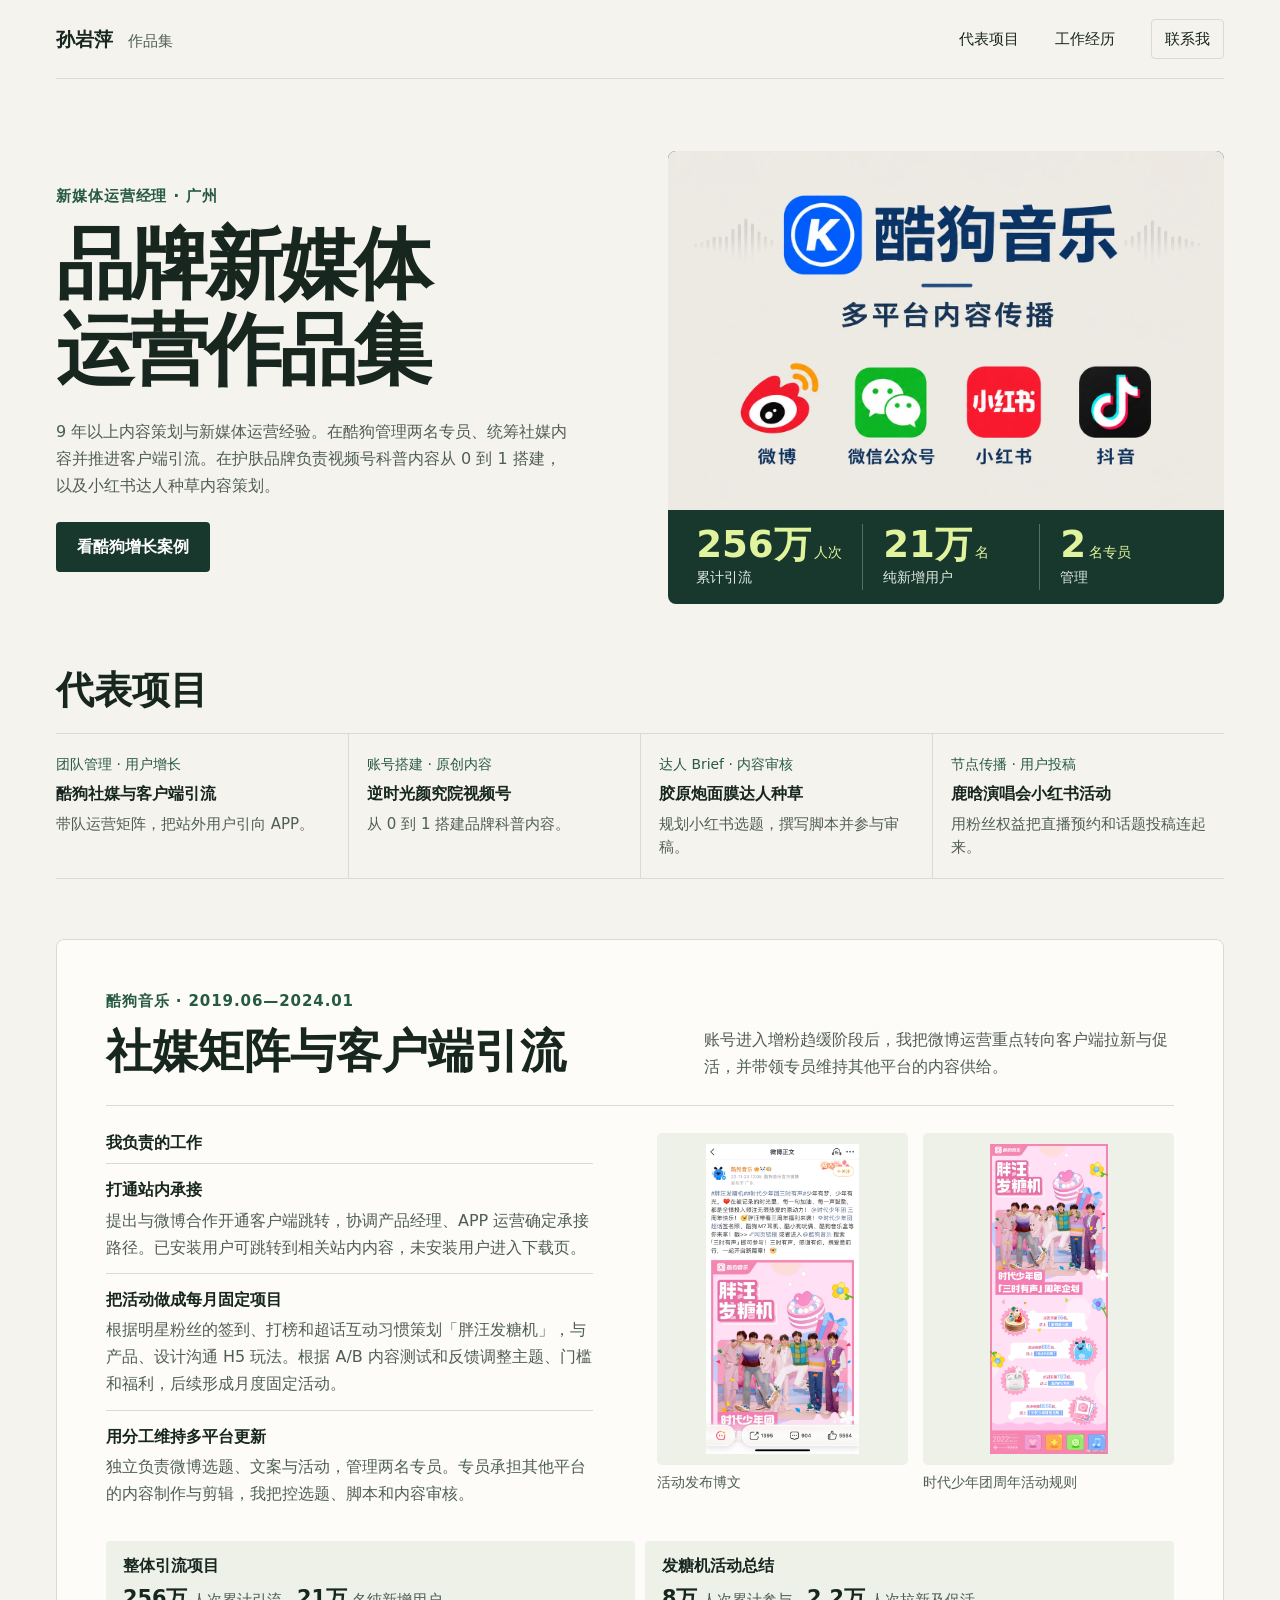
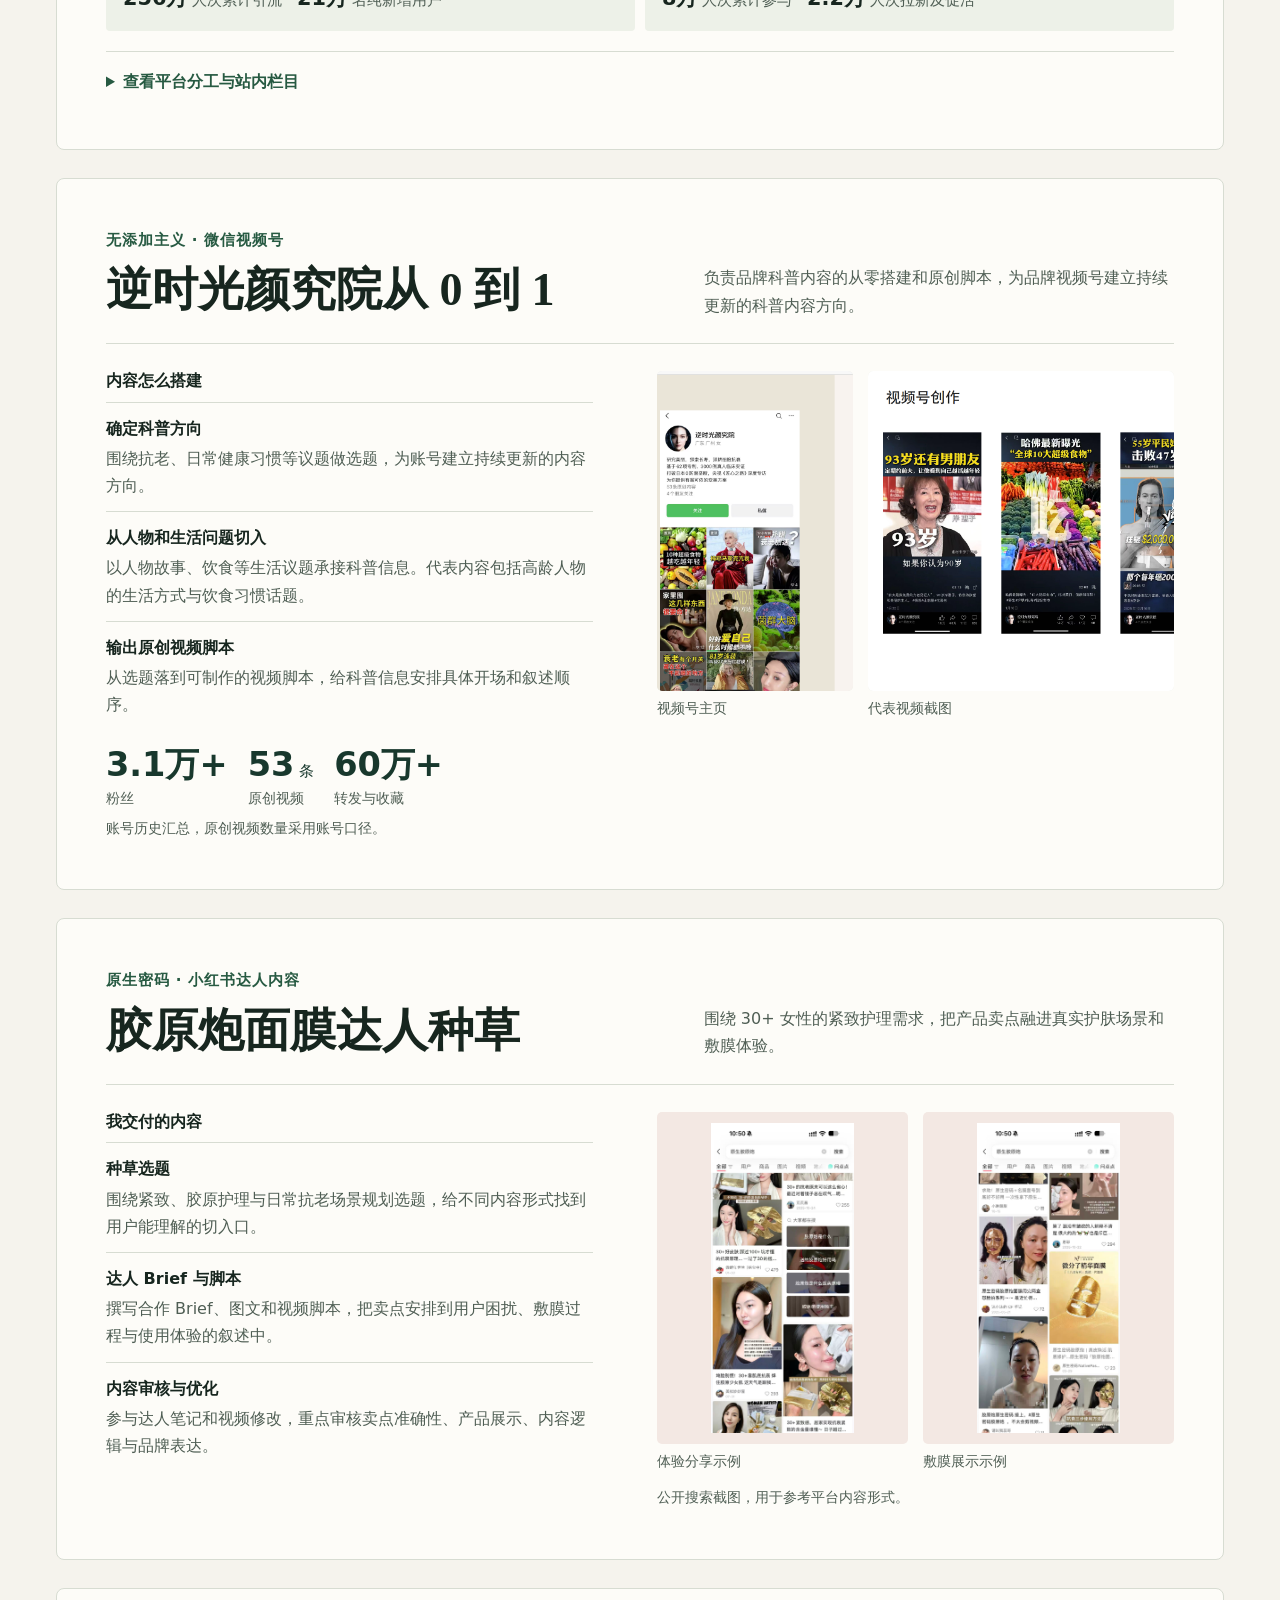
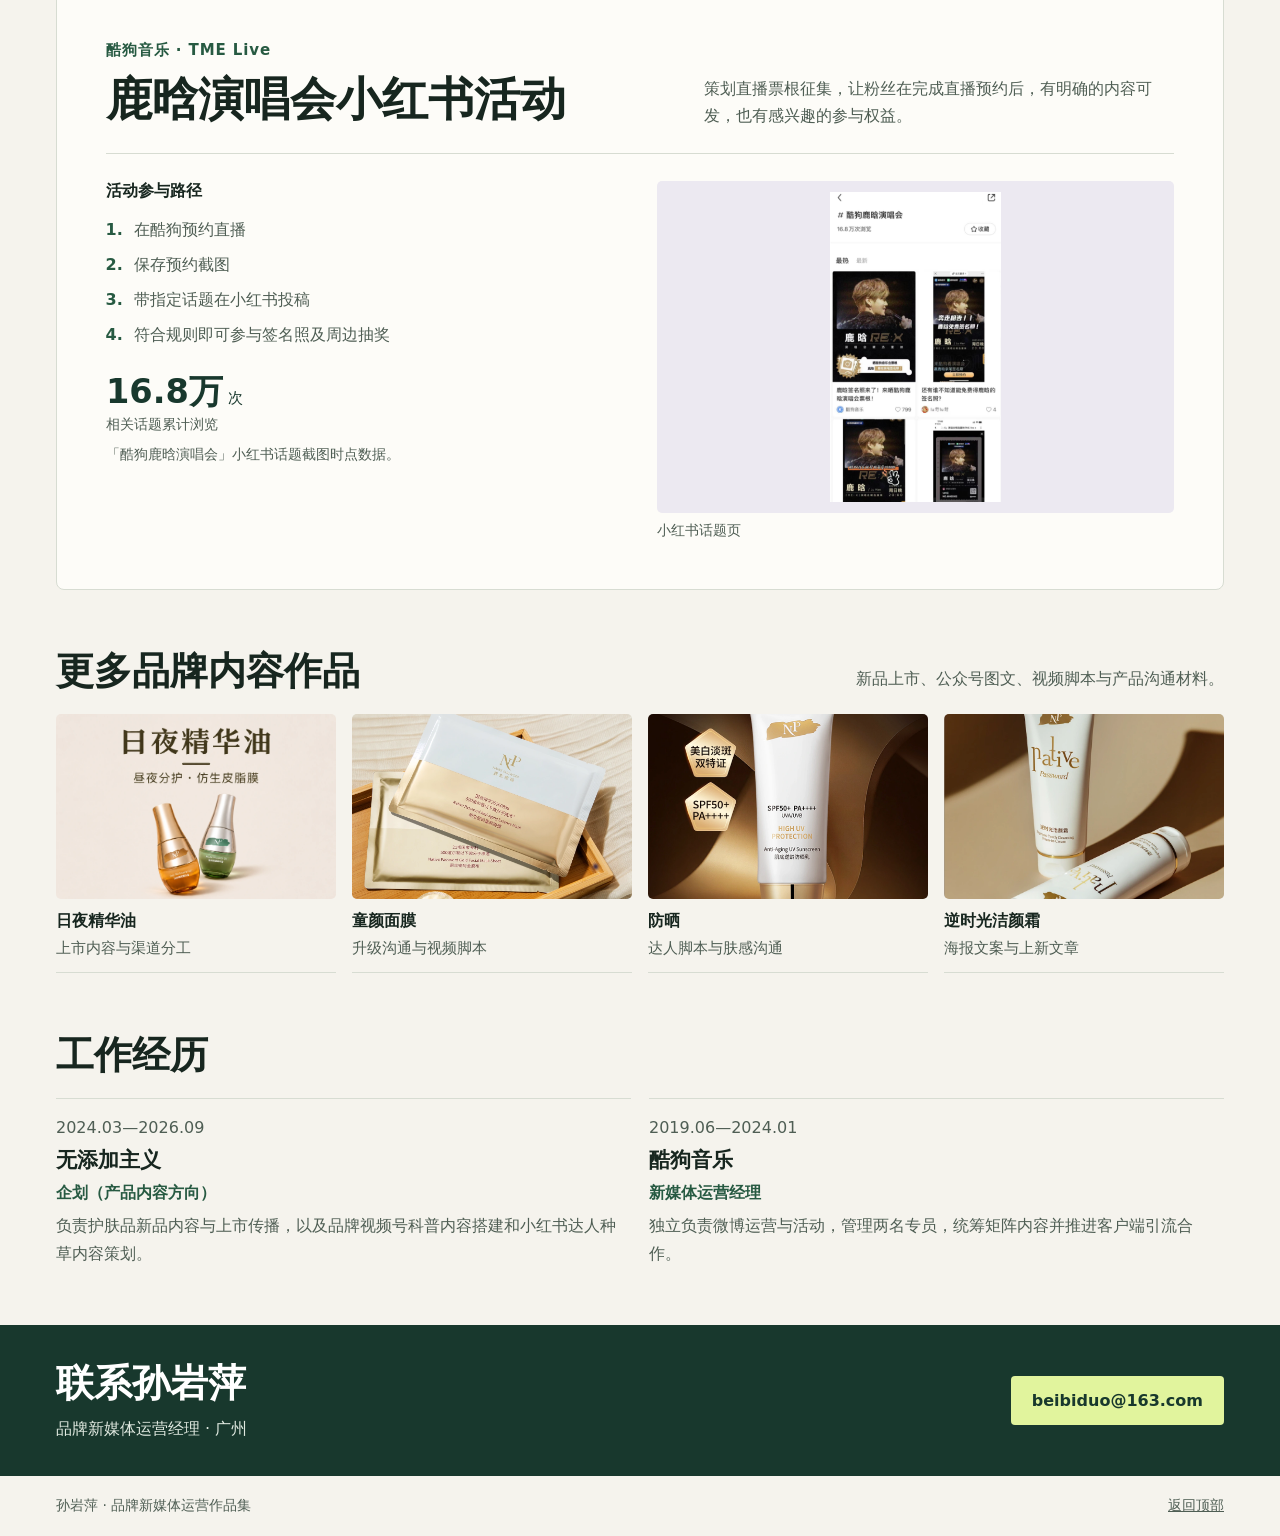
<file: index.html>
<!doctype html>
<html lang="zh-CN">
<head>
  <meta charset="utf-8">
  <meta name="viewport" content="width=device-width, initial-scale=1">
  <meta name="description" content="孙岩萍的品牌新媒体运营作品集。精选酷狗社媒增长、品牌视频号从零搭建、小红书达人种草及演唱会活动案例。">
  <meta name="theme-color" content="#f5f3ed">
  <title>孙岩萍｜品牌新媒体运营作品集</title>
  <link rel="stylesheet" href="styles.css">
  <script src="gallery.js" defer></script>
</head>
<body id="top">
  <a class="skip-link" href="#main">跳到正文</a>
  <header class="site-header wrap">
    <a class="wordmark" href="#top">孙岩萍 <span>作品集</span></a>
    <nav aria-label="主导航">
      <a href="#projects">代表项目</a>
      <a href="#experience">工作经历</a>
      <a class="nav-contact" href="#contact">联系我</a>
    </nav>
  </header>

  <main id="main">
    <div class="wrap">
      <section class="hero" aria-labelledby="portfolio-title">
        <div class="hero-copy">
          <p class="kicker">新媒体运营经理 · 广州</p>
          <h1 id="portfolio-title">品牌新媒体<br>运营作品集</h1>
          <p class="hero-intro">9 年以上内容策划与新媒体运营经验。在酷狗管理两名专员、统筹社媒内容并推进客户端引流。在护肤品牌负责视频号科普内容从 0 到 1 搭建，以及小红书达人种草内容策划。</p>
          <a class="button" href="#growth">看酷狗增长案例</a>
        </div>
        <div class="hero-proof">
          <a class="hero-art" href="#growth" aria-label="查看酷狗音乐社媒增长案例">
            <img src="assets/kugou-cover.webp" width="1448" height="1086" alt="酷狗音乐在微博、微信公众号、小红书和抖音的运营作品" fetchpriority="high">
          </a>
          <dl class="hero-metrics" aria-label="酷狗整体引流项目历史累计成绩">
            <div><dt>累计引流</dt><dd>256万<small>人次</small></dd></div>
            <div><dt>纯新增用户</dt><dd>21万<small>名</small></dd></div>
            <div><dt>管理</dt><dd>2<small>名专员</small></dd></div>
          </dl>
        </div>
      </section>

      <section class="project-index" id="projects" aria-labelledby="projects-title">
        <div class="section-heading">
          <h2 id="projects-title">代表项目</h2>
        </div>
        <div class="project-links">
          <a href="#growth" class="project-link"><span>团队管理 · 用户增长</span><strong>酷狗社媒与客户端引流</strong><p>带队运营矩阵，把站外用户引向 APP。</p></a>
          <a href="#channels" class="project-link"><span>账号搭建 · 原创内容</span><strong>逆时光颜究院视频号</strong><p>从 0 到 1 搭建品牌科普内容。</p></a>
          <a href="#seeding" class="project-link"><span>达人 Brief · 内容审核</span><strong>胶原炮面膜达人种草</strong><p>规划小红书选题，撰写脚本并参与审稿。</p></a>
          <a href="#luhan" class="project-link"><span>节点传播 · 用户投稿</span><strong>鹿晗演唱会小红书活动</strong><p>用粉丝权益把直播预约和话题投稿连起来。</p></a>
        </div>
      </section>

      <article class="case case-growth" id="growth" aria-labelledby="growth-title">
        <div class="case-heading">
          <div>
            <p class="kicker">酷狗音乐 · 2019.06—2024.01</p>
            <h2 id="growth-title">社媒矩阵与客户端引流</h2>
          </div>
          <p>账号进入增粉趋缓阶段后，我把微博运营重点转向客户端拉新与促活，并带领专员维持其他平台的内容供给。</p>
        </div>
        <div class="case-columns">
          <div>
            <h3>我负责的工作</h3>
            <ul class="steps">
              <li><strong>打通站内承接</strong><p>提出与微博合作开通客户端跳转，协调产品经理、APP 运营确定承接路径。已安装用户可跳转到相关站内内容，未安装用户进入下载页。</p></li>
              <li><strong>把活动做成每月固定项目</strong><p>根据明星粉丝的签到、打榜和超话互动习惯策划「胖汪发糖机」，与产品、设计沟通 H5 玩法。根据 A/B 内容测试和反馈调整主题、门槛和福利，后续形成月度固定活动。</p></li>
              <li><strong>用分工维持多平台更新</strong><p>独立负责微博选题、文案与活动，管理两名专员。专员承担其他平台的内容制作与剪辑，我把控选题、脚本和内容审核。</p></li>
            </ul>
          </div>
          <div class="case-gallery two-up">
            <figure>
              <a class="artwork artwork-tall" href="assets/fatang-weibo.jpg" data-gallery><img src="assets/fatang-weibo.jpg" width="1008" height="2048" alt="酷狗官方微博发布胖汪发糖机活动的原帖截图" loading="lazy"></a>
              <figcaption>活动发布博文</figcaption>
            </figure>
            <figure>
              <a class="artwork artwork-tall" href="assets/fatang-poster.jpg" data-gallery><img src="assets/fatang-poster.jpg" width="750" height="1972" alt="时代少年团周年企划胖汪发糖机活动规则长图" loading="lazy"></a>
              <figcaption>时代少年团周年活动规则</figcaption>
            </figure>
          </div>
        </div>
        <div class="results">
          <div><h3>整体引流项目</h3><p><strong>256万</strong> 人次累计引流 <span class="result-divider" aria-hidden="true"></span> <strong>21万</strong> 名纯新增用户</p></div>
          <div><h3>发糖机活动总结</h3><p><strong>8万</strong> 人次累计参与 <span class="result-divider" aria-hidden="true"></span> <strong>2.2万</strong> 人次拉新及促活</p></div>
        </div>
        <details class="case-details">
          <summary>查看平台分工与站内栏目</summary>
          <dl class="platforms">
            <div><dt>微博</dt><dd>独立策划热点、新歌、艺人节点及粉丝活动，承担主要引流任务。</dd></div>
            <div><dt>公众号</dt><dd>推动官号从单一音乐内容调整为「音乐内容＋产品功能」，用新歌或人物话题带出使用方法及收听入口。</dd></div>
            <div><dt>抖音与小红书</dt><dd>抖音用音乐现场呈现蝰蛇音效，小红书用话题征集和粉丝投稿组织参与。团队负责制作，我统筹内容审核。</dd></div>
            <div><dt>站内栏目</dt><dd>负责《入梦晚安电台》等专项栏目，晚安电台持续上线 26 期。阶段内拉新 60,590 人、拉活 71,999 人，按栏目口径独立统计。</dd></div>
          </dl>
          <p class="more-links"><a href="https://yanpingsun.github.io/yanping-portfolio-site/preview/v3/#/project/kugou">查看酷狗完整作品</a></p>
        </details>
      </article>

      <article class="case case-channels" id="channels" aria-labelledby="channels-title">
        <div class="case-heading">
          <div>
            <p class="kicker">无添加主义 · 微信视频号</p>
            <h2 id="channels-title">逆时光颜究院从 0 到 1</h2>
          </div>
          <p>负责品牌科普内容的从零搭建和原创脚本，为品牌视频号建立持续更新的科普内容方向。</p>
        </div>
        <div class="case-columns">
          <div>
            <h3>内容怎么搭建</h3>
            <ul class="steps">
              <li><strong>确定科普方向</strong><p>围绕抗老、日常健康习惯等议题做选题，为账号建立持续更新的内容方向。</p></li>
              <li><strong>从人物和生活问题切入</strong><p>以人物故事、饮食等生活议题承接科普信息。代表内容包括高龄人物的生活方式与饮食习惯话题。</p></li>
              <li><strong>输出原创视频脚本</strong><p>从选题落到可制作的视频脚本，给科普信息安排具体开场和叙述顺序。</p></li>
            </ul>
            <dl class="inline-metrics" aria-label="视频号账号历史数据">
              <div><dt>粉丝</dt><dd>3.1万+</dd></div>
              <div><dt>原创视频</dt><dd>53<small> 条</small></dd></div>
              <div><dt>转发与收藏</dt><dd>60万+</dd></div>
            </dl>
            <p class="fine-print">账号历史汇总，原创视频数量采用账号口径。</p>
          </div>
          <div class="case-gallery channels-gallery">
            <figure>
              <a class="artwork channel-profile" href="assets/channels-account.png" data-gallery><img src="assets/channels-account.png" width="1960" height="1156" alt="逆时光颜究院账号主页及作品列表的原始展示页" loading="lazy"></a>
              <figcaption>视频号主页</figcaption>
            </figure>
            <figure>
              <a class="artwork channel-works" href="assets/channels-works.png" data-gallery><img src="assets/channels-works.png" width="1948" height="1060" alt="逆时光颜究院四条原创视频的原始展示页" loading="lazy"></a>
              <figcaption>代表视频截图</figcaption>
            </figure>
          </div>
        </div>
      </article>

      <article class="case case-seeding" id="seeding" aria-labelledby="seeding-title">
        <div class="case-heading">
          <div>
            <p class="kicker">原生密码 · 小红书达人内容</p>
            <h2 id="seeding-title">胶原炮面膜达人种草</h2>
          </div>
          <p>围绕 30+ 女性的紧致护理需求，把产品卖点融进真实护肤场景和敷膜体验。</p>
        </div>
        <div class="case-columns">
          <div>
            <h3>我交付的内容</h3>
            <ul class="steps">
              <li><strong>种草选题</strong><p>围绕紧致、胶原护理与日常抗老场景规划选题，给不同内容形式找到用户能理解的切入口。</p></li>
              <li><strong>达人 Brief 与脚本</strong><p>撰写合作 Brief、图文和视频脚本，把卖点安排到用户困扰、敷膜过程与使用体验的叙述中。</p></li>
              <li><strong>内容审核与优化</strong><p>参与达人笔记和视频修改，重点审核卖点准确性、产品展示、内容逻辑与品牌表达。</p></li>
            </ul>
          </div>
          <div class="case-gallery seeding-gallery two-up">
            <figure>
              <a class="artwork artwork-tall" href="assets/red-reference-1.png" data-gallery><img src="assets/red-reference-1.png" width="1280" height="2774" alt="胶原炮小红书搜索结果中的体验分享和使用场景参考" loading="lazy"></a>
              <figcaption>体验分享示例</figcaption>
            </figure>
            <figure>
              <a class="artwork artwork-tall" href="assets/red-reference-2.png" data-gallery><img src="assets/red-reference-2.png" width="1280" height="2774" alt="胶原炮小红书搜索结果中的敷膜演示与产品展示参考" loading="lazy"></a>
              <figcaption>敷膜展示示例</figcaption>
            </figure>
            <p class="fine-print">公开搜索截图，用于参考平台内容形式。</p>
          </div>
        </div>
      </article>

      <article class="case case-luhan" id="luhan" aria-labelledby="luhan-title">
        <div class="case-heading">
          <div>
            <p class="kicker">酷狗音乐 · TME Live</p>
            <h2 id="luhan-title">鹿晗演唱会小红书活动</h2>
          </div>
          <p>策划直播票根征集，让粉丝在完成直播预约后，有明确的内容可发，也有感兴趣的参与权益。</p>
        </div>
        <div class="case-columns">
          <div>
            <h3>活动参与路径</h3>
            <ol class="participation">
              <li>在酷狗预约直播</li>
              <li>保存预约截图</li>
              <li>带指定话题在小红书投稿</li>
              <li>符合规则即可参与签名照及周边抽奖</li>
            </ol>
            <dl class="inline-metrics" aria-label="活动话题截图数据">
              <div><dt>相关话题累计浏览</dt><dd>16.8万<small> 次</small></dd></div>
            </dl>
            <p class="fine-print">「酷狗鹿晗演唱会」小红书话题截图时点数据。</p>
          </div>
          <div class="case-gallery">
            <figure>
              <a class="artwork artwork-topic" href="assets/luhan-topic.png" data-gallery><img src="assets/luhan-topic.png" width="306" height="555" alt="小红书酷狗鹿晗演唱会话题页及笔记截图" loading="lazy"></a>
              <figcaption>小红书话题页</figcaption>
            </figure>
          </div>
        </div>
      </article>

      <section class="other-projects" aria-labelledby="other-title">
        <div class="section-heading">
          <h2 id="other-title">更多品牌内容作品</h2>
          <p>新品上市、公众号图文、视频脚本与产品沟通材料。</p>
        </div>
        <div class="other-grid">
          <a href="https://yanpingsun.github.io/yanping-portfolio-site/preview/v3/#/project/oil"><img src="assets/oil-cover.webp" width="1448" height="1086" alt="" loading="lazy"><strong>日夜精华油</strong><span>上市内容与渠道分工</span></a>
          <a href="https://yanpingsun.github.io/yanping-portfolio-site/preview/v3/#/project/mask"><img src="assets/mask-cover.webp" width="1067" height="1600" alt="" loading="lazy"><strong>童颜面膜</strong><span>升级沟通与视频脚本</span></a>
          <a href="https://yanpingsun.github.io/yanping-portfolio-site/preview/v3/#/project/sun"><img src="assets/sun-cover.webp" width="1072" height="978" alt="" loading="lazy"><strong>防晒</strong><span>达人脚本与肤感沟通</span></a>
          <a href="https://yanpingsun.github.io/yanping-portfolio-site/preview/v3/#/project/clean"><img src="assets/clean-cover.webp" width="894" height="870" alt="" loading="lazy"><strong>逆时光洁颜霜</strong><span>海报文案与上新文章</span></a>
        </div>
      </section>

      <section class="experience" id="experience" aria-labelledby="experience-title">
        <div class="section-heading"><h2 id="experience-title">工作经历</h2></div>
        <div class="experience-grid">
          <article>
            <p>2024.03—2026.09</p><h3>无添加主义</h3>
            <p class="job-role">企划（产品内容方向）</p>
            <p>负责护肤品新品内容与上市传播，以及品牌视频号科普内容搭建和小红书达人种草内容策划。</p>
          </article>
          <article>
            <p>2019.06—2024.01</p><h3>酷狗音乐</h3>
            <p class="job-role">新媒体运营经理</p>
            <p>独立负责微博运营与活动，管理两名专员，统筹矩阵内容并推进客户端引流合作。</p>
          </article>
        </div>
      </section>
    </div>
    <section class="contact" id="contact" aria-labelledby="contact-title">
      <div class="wrap contact-inner">
        <div><h2 id="contact-title">联系孙岩萍</h2><p>品牌新媒体运营经理 · 广州</p></div>
        <a class="button" href="mailto:beibiduo@163.com">beibiduo@163.com</a>
      </div>
    </section>
  </main>
  <footer class="wrap site-footer"><span>孙岩萍 · 品牌新媒体运营作品集</span><a href="#top">返回顶部</a></footer>

  <dialog id="gallery" aria-labelledby="gallery-title">
    <div class="dialog-bar">
      <h2 id="gallery-title">作品原图</h2>
      <div class="dialog-actions">
        <button type="button" id="gallery-size" aria-pressed="false">按宽度查看</button>
        <form method="dialog"><button type="submit">关闭</button></form>
      </div>
    </div>
    <div class="dialog-image"><img id="gallery-image" alt=""></div>
  </dialog>
</body>
</html>
</file>
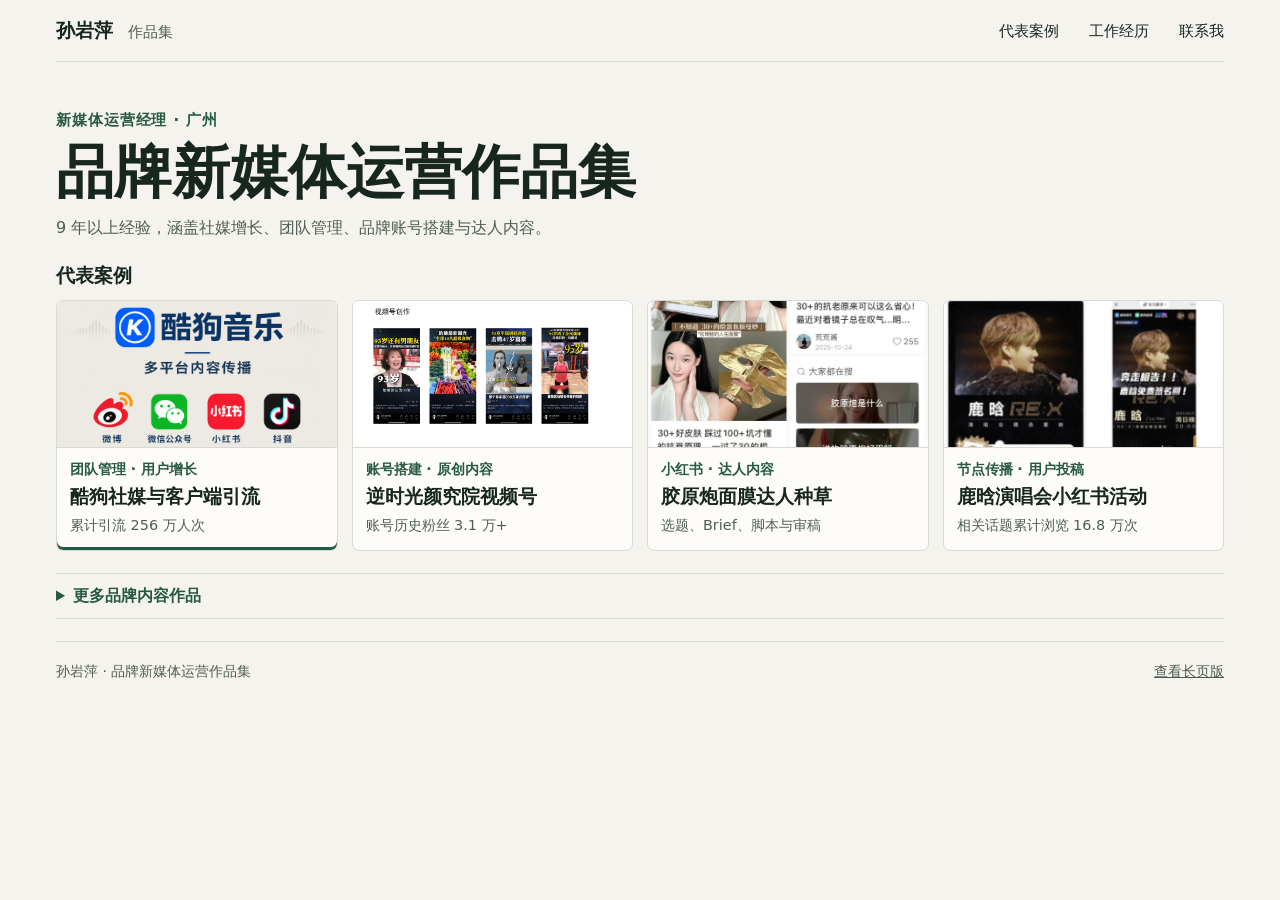
<file: menu/index.html>
<!doctype html>
<html lang="zh-CN">
<head>
  <meta charset="utf-8">
  <meta name="viewport" content="width=device-width, initial-scale=1">
  <meta name="description" content="孙岩萍的品牌新媒体运营作品集。按案例浏览团队管理、用户增长、视频号搭建、小红书种草与活动运营。">
  <meta name="theme-color" content="#f5f3ed">
  <title>孙岩萍｜新媒体运营作品集</title>
  <link rel="stylesheet" href="../styles.css">
  <script src="../gallery.js" defer></script>
  <style>
    html { scroll-behavior: auto; }
    [hidden] { display: none !important; }
    .menu-header { min-height: 62px; }
    .menu-header nav { gap: clamp(12px, 3vw, 30px); }
    .menu-intro { padding-block: clamp(22px, 4vw, 46px) 22px; }
    .menu-intro h1 { font: 700 clamp(2rem, 4.5vw, 4rem)/1.14 var(--serif); margin: 6px 0 9px; }
    .menu-intro p:last-child { color: var(--muted); }
    .menu-directory h2 { font-size: 1.18rem; margin-bottom: 12px; }
    .menu-grid { display: grid; grid-template-columns: repeat(4, minmax(0, 1fr)); gap: 14px; }
    .menu-card {
      min-width: 0; display: flex; flex-direction: column; border: 1px solid var(--line);
      border-radius: 7px; overflow: hidden; background: var(--white); text-decoration: none;
    }
    .menu-card:hover { border-color: var(--leaf); }
    .menu-card:first-child { box-shadow: inset 0 -3px var(--leaf); }
    .menu-card img {
      aspect-ratio: 1.9; width: 100%; height: auto; object-fit: cover;
      background: var(--thumb-color, #e5ece3); border-bottom: 1px solid var(--line);
    }
    .menu-card[href="#growth"] img { object-position: 50% 44%; }
    .menu-card[href="#channels"] img { object-position: 50% 40%; --thumb-color:#e8e9df; }
    .menu-card[href="#seeding"] img { object-position: 50% 26%; --thumb-color:#f2e7df; }
    .menu-card[href="#luhan"] img { object-position: 50% 36%; --thumb-color:#eae5ef; }
    .menu-card-copy { display: flex; flex-direction: column; flex: 1; gap: 5px; padding: 12px 13px 15px; }
    .menu-category { color: var(--leaf); font-size: .875rem; font-weight: 650; line-height: 1.35; }
    .menu-card h3 { font-size: clamp(1rem, 1.51vw, 1.24rem); line-height: 1.33; text-wrap: initial; }
    .menu-evidence { margin-top: auto; color: var(--muted); font-size: .9rem; line-height: 1.42; }
    .menu-more { border-block: 1px solid var(--line); margin: 22px 0 14px; }
    .menu-more summary { width: fit-content; cursor: pointer; min-height: 44px; padding-block: 8px; color: var(--leaf); font-weight: 650; }
    .menu-more .other-grid { margin-bottom: 15px; }
    .menu-footer { margin-top: 22px; border-top: 1px solid var(--line); }

    .menu-detail { padding-top: 18px; }
    .menu-back { display: inline-flex; align-items: center; min-height: 44px; color: var(--leaf); font-weight: 650; text-underline-offset: 4px; }
    .menu-detail-layout {
      display: grid; grid-template-columns: clamp(145px, 18vw, 207px) minmax(0, 1fr);
      align-items: start; gap: clamp(14px, 2.9vw, 36px); margin-top: 8px;
    }
    .menu-detail-nav { flex-direction: column; align-items: stretch; gap: 6px; position: sticky; top: 20px; }
    .menu-detail-nav a {
      white-space: normal; display: flex; align-items: center; min-height: 44px; padding: 6px 9px;
      border: 1px solid var(--line); background: var(--white); border-radius: 4px; line-height: 1.35;
    }
    .menu-detail-nav a[aria-current="page"] { background: var(--forest); color: white; border-color: var(--forest); }
    .menu-detail-nav a:hover { border-color: var(--leaf); }
    .menu-detail-content { min-width: 0; }
    .menu-detail-content .case { padding: clamp(17px, 3vw, 37px); margin-bottom: 10px; }
    .menu-detail-content .case-heading { display: block; padding-bottom: 14px; margin-bottom: 18px; }
    .menu-detail-content .case-heading > p { margin-top: 9px; }
    .menu-detail-content .case-heading h2 { font-size: clamp(1.8rem, 3.5vw, 3rem); }
    .menu-detail-content .case-columns { gap: clamp(16px, 3vw, 34px); }
    .menu-glance { margin-bottom: 20px; }
    .menu-glance .inline-metrics, .menu-glance .results { margin-top: 0; }
    .menu-glance .results > div { padding: 10px 13px; }
    .menu-glance .menu-evidence { font-size: 1rem; color: var(--leaf); font-weight: 650; }
    .menu-loading { color: var(--muted); padding: 16px 0; }

    @media (max-width: 860px) {
      .menu-grid { grid-template-columns: repeat(2, minmax(0, 1fr)); }
      .menu-card img { aspect-ratio: 2.55; }
    }
    @media (max-width: 650px) {
      .menu-header { min-height: 53px; }
      .menu-intro { padding: 21px 0 17px; }
      .menu-intro h1 { margin-bottom: 6px; }
      .menu-intro p:last-child { line-height: 1.53; }
      .menu-directory h2 { margin-bottom: 9px; }
      .menu-grid { gap: 9px; }
      .menu-card-copy { padding: 8px 9px 10px; gap: 4px; }
      .menu-card h3 { min-height: 2.66em; }
      .menu-card img { aspect-ratio: 2.15; }
      .menu-more { margin-top: 16px; }
      .menu-detail { padding-top: 7px; }
      .menu-detail-layout { display: flex; flex-direction: column-reverse; }
      .menu-detail-layout > * { width: 100%; }
      .menu-detail-nav { display: grid; grid-template-columns: 1fr 1fr; position: static; }
      .menu-detail-content .case-heading { margin-bottom: 14px; }
      .menu-footer { margin-top: 16px; }
    }
  </style>
</head>
<body>
  <a class="skip-link" href="#main">跳到正文</a>
  <header class="site-header menu-header wrap">
    <a class="wordmark" href="#cases" aria-label="孙岩萍作品集首页">孙岩萍 <span>作品集</span></a>
    <nav aria-label="主导航">
      <a href="#cases">代表案例</a>
      <a href="../#experience">工作经历</a>
      <a href="mailto:beibiduo@163.com">联系我</a>
    </nav>
  </header>

  <main id="main" class="wrap">
    <div id="menu-home">
      <section class="menu-intro" aria-labelledby="menu-title">
        <p class="kicker">新媒体运营经理 · 广州</p>
        <h1 id="menu-title">品牌新媒体运营作品集</h1>
        <p>9 年以上经验，涵盖社媒增长、团队管理、品牌账号搭建与达人内容。</p>
      </section>
      <section class="menu-directory" id="cases" aria-labelledby="menu-cases-title">
        <h2 id="menu-cases-title" tabindex="-1">代表案例</h2>
        <div class="menu-grid">
          <a class="menu-card" href="#growth">
            <img src="../assets/kugou-cover.webp" width="1448" height="1086" alt="">
            <div class="menu-card-copy">
              <p class="menu-category">团队管理 · 用户增长</p>
              <h3>酷狗社媒与客户端引流</h3>
              <p class="menu-evidence">累计引流 256 万人次</p>
            </div>
          </a>
          <a class="menu-card" href="#channels">
            <img src="../assets/channels-works.png" width="1948" height="1060" alt="">
            <div class="menu-card-copy">
              <p class="menu-category">账号搭建 · 原创内容</p>
              <h3>逆时光颜究院视频号</h3>
              <p class="menu-evidence">账号历史粉丝 3.1 万+</p>
            </div>
          </a>
          <a class="menu-card" href="#seeding">
            <img src="../assets/red-reference-1.png" width="1280" height="2774" alt="">
            <div class="menu-card-copy">
              <p class="menu-category">小红书 · 达人内容</p>
              <h3>胶原炮面膜达人种草</h3>
              <p class="menu-evidence">选题、Brief、脚本与审稿</p>
            </div>
          </a>
          <a class="menu-card" href="#luhan">
            <img src="../assets/luhan-topic.png" width="306" height="555" alt="">
            <div class="menu-card-copy">
              <p class="menu-category">节点传播 · 用户投稿</p>
              <h3>鹿晗演唱会小红书活动</h3>
              <p class="menu-evidence">相关话题累计浏览 16.8 万次</p>
            </div>
          </a>
        </div>
      </section>
      <details class="menu-more">
        <summary>更多品牌内容作品</summary>
        <div class="other-grid">
          <a href="https://yanpingsun.github.io/yanping-portfolio-site/preview/v3/#/project/oil"><img src="../assets/oil-cover.webp" width="1448" height="1086" alt="" loading="lazy"><strong>日夜精华油</strong></a>
          <a href="https://yanpingsun.github.io/yanping-portfolio-site/preview/v3/#/project/mask"><img src="../assets/mask-cover.webp" width="1067" height="1600" alt="" loading="lazy"><strong>童颜面膜</strong></a>
          <a href="https://yanpingsun.github.io/yanping-portfolio-site/preview/v3/#/project/sun"><img src="../assets/sun-cover.webp" width="1072" height="978" alt="" loading="lazy"><strong>防晒</strong></a>
          <a href="https://yanpingsun.github.io/yanping-portfolio-site/preview/v3/#/project/clean"><img src="../assets/clean-cover.webp" width="894" height="870" alt="" loading="lazy"><strong>逆时光洁颜霜</strong></a>
        </div>
      </details>
      <noscript><p><a href="../#projects">在完整作品集查看四个案例</a></p></noscript>
    </div>

    <section class="menu-detail" id="menu-detail" aria-label="案例详情" hidden>
      <a class="menu-back" href="#cases">返回代表案例</a>
      <div class="menu-detail-layout">
        <nav class="menu-detail-nav" aria-label="切换案例">
          <a href="#growth">酷狗社媒引流</a>
          <a href="#channels">品牌视频号</a>
          <a href="#seeding">胶原炮达人种草</a>
          <a href="#luhan">鹿晗演唱会活动</a>
        </nav>
        <div class="menu-detail-content" id="menu-content"></div>
      </div>
    </section>
  </main>

  <footer class="wrap site-footer menu-footer">
    <span>孙岩萍 · 品牌新媒体运营作品集</span>
    <a href="../">查看长页版</a>
  </footer>

  <dialog id="gallery" aria-labelledby="gallery-title">
    <div class="dialog-bar">
      <h2 id="gallery-title">作品原图</h2>
      <div class="dialog-actions">
        <button type="button" id="gallery-size" aria-pressed="false">按宽度查看</button>
        <form method="dialog"><button type="submit">关闭</button></form>
      </div>
    </div>
    <div class="dialog-image"><img id="gallery-image" alt=""></div>
  </dialog>

  <script>
    (() => {
      'use strict';

      const cards = Array.from(document.querySelectorAll('.menu-card'));
      const links = document.querySelectorAll('.menu-detail-nav a');
      const menu = document.getElementById('menu-home');
      const detail = document.getElementById('menu-detail');
      const content = document.getElementById('menu-content');
      const gallery = document.getElementById('gallery');
      const portfolio = new URL('../', location.href);
      const portfolioTitle = document.title;
      let sourcePromise;
      let route = 0;
      let lastCard;

      function casesFromPortfolio() {
        if (!sourcePromise) {
          sourcePromise = fetch(portfolio).then(async response => {
            if (!response.ok) throw new Error('无法读取案例');
            const template = document.createElement('template');
            template.innerHTML = await response.text();
            return template.content;
          }).catch(error => {
            sourcePromise = undefined;
            throw error;
          });
        }
        return sourcePromise;
      }

      function moveResultsToTop(article, card) {
        const glance = document.createElement('div');
        glance.className = 'menu-glance';
        const results = article.querySelector('.results, .inline-metrics');
        if (results) {
          const note = results.nextElementSibling;
          glance.append(results);
          if (note?.classList.contains('fine-print')) glance.append(note);
        } else {
          glance.append(card.querySelector('.menu-evidence').cloneNode(true));
        }
        article.querySelector('.case-heading').after(glance);
      }

      async function showCase(initial = false) {
        const currentRoute = ++route;
        const hash = location.hash;
        const card = cards.find(item => item.getAttribute('href') === hash);
        if (gallery.open) gallery.close();

        if (!card) {
          detail.hidden = true;
          menu.hidden = false;
          document.title = portfolioTitle;
          if (!initial && hash !== '#main') {
            window.scrollTo(0, 0);
            lastCard?.focus({ preventScroll: true });
          }
          return;
        }

        lastCard = card;
        menu.hidden = true;
        detail.hidden = false;
        const label = card.querySelector('h3').textContent;
        document.title = label + '｜孙岩萍';
        for (const link of links) {
          if (link.getAttribute('href') === hash) link.setAttribute('aria-current', 'page');
          else link.removeAttribute('aria-current');
        }
        const loading = document.createElement('p');
        loading.className = 'menu-loading';
        loading.setAttribute('role', 'status');
        loading.textContent = '正在打开案例…';
        content.replaceChildren(loading);
        window.scrollTo(0, 0);

        try {
          const source = await casesFromPortfolio();
          if (currentRoute !== route) return;
          const original = source.querySelector('article.case' + hash);
          if (!original) throw new Error('案例不存在');
          const article = original.cloneNode(true);
          for (const element of article.querySelectorAll('[src], [href]')) {
            const attribute = element.hasAttribute('src') ? 'src' : 'href';
            element.setAttribute(attribute, new URL(element.getAttribute(attribute), portfolio));
          }
          moveResultsToTop(article, card);
          content.replaceChildren(article);
          if (!initial) {
            const heading = article.querySelector('h2');
            heading.tabIndex = -1;
            heading.focus({ preventScroll: true });
          }
        } catch {
          if (currentRoute !== route) return;
          const fallback = document.createElement('a');
          fallback.href = new URL(hash, portfolio);
          fallback.textContent = '在长页版查看「' + label + '」';
          const message = document.createElement('p');
          message.className = 'menu-loading';
          message.append('暂时无法加载案例。', fallback);
          content.replaceChildren(message);
        }
      }

      window.addEventListener('hashchange', () => showCase());
      showCase(true);
    })();
  </script>
</body>
</html>
</file>
<file: styles.css>
:root {
  color-scheme: light;
  --paper: #f5f3ed;
  --white: #fdfcf8;
  --ink: #17261f;
  --muted: #4f5e54;
  --line: #d7dcd2;
  --forest: #18382d;
  --leaf: #275a42;
  --lime: #e1f49d;
  --sans: "PingFang SC", "Microsoft YaHei", "Noto Sans CJK SC", system-ui, sans-serif;
  --serif: "Songti SC", "Noto Serif CJK SC", "SimSun", serif;
}

* { box-sizing: border-box; }
html { scroll-behavior: smooth; scroll-padding-top: 24px; }
body { margin: 0; background: var(--paper); color: var(--ink); font: 1rem/1.7 var(--sans); }
a { color: inherit; }
button { font: inherit; }
img { display: block; max-width: 100%; }
h1, h2, h3, p, figure, dl, dd { margin: 0; }
h1, h2, h3 { line-height: 1.3; text-wrap: balance; }
:focus-visible { outline: 3px solid #477d24; outline-offset: 5px; }
.wrap { width: min(1168px, calc(100% - 104px)); margin-inline: auto; }
.skip-link { position: fixed; inset: 8px auto auto 8px; padding: 8px 14px; background: white; z-index: 3; transform: translateY(-160%); }
.skip-link:focus { transform: none; }

.site-header {
  min-height: 79px;
  display: flex;
  align-items: center;
  justify-content: space-between;
  gap: 24px;
  border-bottom: 1px solid var(--line);
}
.wordmark { font-size: 1.18rem; font-weight: 750; text-decoration: none; white-space: nowrap; }
.wordmark span { margin-left: 8px; color: var(--muted); font-size: .92rem; font-weight: 450; }
nav { display: flex; align-items: center; gap: clamp(14px, 3vw, 36px); }
nav a { font-size: .92rem; text-decoration: none; white-space: nowrap; }
nav a:hover, .site-footer a:hover { text-decoration: underline; text-underline-offset: 4px; }
.nav-contact { padding: 6px 13px; border: 1px solid var(--line); border-radius: 4px; }

.hero { display: grid; grid-template-columns: 1fr 1.04fr; align-items: center; gap: clamp(30px, 6vw, 84px); padding-block: 72px 62px; }
.kicker { font-weight: 650; font-size: .94rem; color: var(--leaf); letter-spacing: .06em; }
.hero h1 { font: 700 clamp(3rem, 6.1vw, 6rem)/1.1 var(--serif); letter-spacing: -.045em; margin: 13px 0 24px; }
.hero-intro { max-width: 32rem; color: var(--muted); }
.button { display: inline-flex; justify-content: center; align-items: center; padding: 10px 20px; border: 1px solid transparent; border-radius: 4px; background: var(--forest); color: white; font-weight: 650; text-decoration: none; min-height: 44px; }
.button:hover { background: var(--leaf); }
.hero .button { margin-top: 23px; }
.hero-proof { overflow: hidden; border-radius: 8px; background: var(--forest); color: white; }
.hero-art { display: block; overflow: hidden; }
.hero-art:focus-visible { outline: 3px solid var(--lime); outline-offset: -4px; }
.hero-art img { width: 100%; height: auto; aspect-ratio: 1.55; object-fit: cover; object-position: 50% 42%; }
.hero-metrics { display: grid; grid-template-columns: 1.05fr 1fr 1fr; padding: 14px 8px; }
.hero-metrics > div { display: flex; min-width: 0; flex-direction: column-reverse; gap: 1px; padding: 0 clamp(8px, 1.6vw, 22px); }
.hero-metrics > div + div { border-left: 1px solid #537065; }
.hero-metrics dt { color: #e0e9e0; font-size: .87rem; }
.hero-metrics dd { font: 740 clamp(1.45rem, 2.9vw, 2.65rem)/1.12 var(--sans); color: var(--lime); white-space: nowrap; font-variant-numeric: tabular-nums; }
.hero-metrics small { font-size: .87rem; font-weight: 500; margin-left: 3px; }

.section-heading { display: flex; justify-content: space-between; align-items: baseline; gap: 14px; margin-bottom: 19px; }
.section-heading h2 { font: 700 clamp(1.65rem, 3vw, 2.5rem)/1.25 var(--serif); }
.section-heading p { color: var(--muted); }
.project-index { padding-bottom: 60px; }
.project-links { display: grid; grid-template-columns: repeat(4, minmax(0, 1fr)); border-block: 1px solid var(--line); }
.project-link { padding: 19px 15px 19px 0; text-decoration: none; min-width: 0; }
.project-link + .project-link { border-left: 1px solid var(--line); padding-left: 18px; }
.project-link:hover { background: #e8ebdf; }
.project-link span { display: block; color: var(--leaf); font-size: .87rem; }
.project-link strong { display: block; font-size: 1.03rem; line-height: 1.45; margin-block: 5px 7px; }
.project-link p { font-size: .94rem; color: var(--muted); line-height: 1.55; }

.case { border: 1px solid var(--line); padding: clamp(22px, 4vw, 49px); margin-bottom: 28px; background: var(--white); border-radius: 8px; }
.case-growth { --case-tint: #edf1e8; }
.case-channels { --case-tint: #edf0e6; }
.case-seeding { --case-tint: #f3e8e3; }
.case-luhan { --case-tint: #ece9f1; }
.case-heading { display: grid; grid-template-columns: 1.22fr 1fr; align-items: end; gap: 24px; border-bottom: 1px solid var(--line); padding-bottom: 24px; margin-bottom: 27px; }
.case-heading h2 { font: 700 clamp(1.85rem, 3.6vw, 3.25rem)/1.23 var(--serif); margin-top: 9px; }
.case-heading > p { color: var(--muted); }
.case-columns { display: grid; grid-template-columns: minmax(0, 1fr) minmax(0, 1.06fr); align-items: start; gap: clamp(18px, 5vw, 64px); }
.case-columns h3, .results h3 { font-size: 1rem; }
.steps { list-style: none; padding: 0; margin: 10px 0 0; }
.steps li { border-top: 1px solid var(--line); padding-block: 12px; }
.steps strong { display: inline-block; font-weight: 700; margin-bottom: 3px; }
.steps p { color: var(--muted); }
.case-gallery { min-width: 0; display: grid; gap: 15px; }
.two-up { grid-template-columns: repeat(2, minmax(0, 1fr)); }
.artwork { display: grid; place-items: center; overflow: hidden; border-radius: 5px; background: var(--case-tint); text-decoration: none; }
.artwork img { width: auto; height: auto; max-height: 100%; object-fit: contain; }
.artwork:hover { box-shadow: inset 0 0 0 2px var(--leaf); }
.artwork-tall, .artwork-topic { height: clamp(245px, 28vw, 332px); padding: 11px; }
.artwork-tall img, .artwork-topic img { width: 100%; height: 100%; min-height: 0; }
figcaption { margin-top: 7px; color: var(--muted); font-size: .875rem; line-height: 1.45; }
.channels-gallery { grid-template-columns: minmax(0, .39fr) minmax(0, .61fr); }
.channels-gallery .artwork { height: clamp(235px, 28vw, 320px); }
.channels-gallery .artwork img { min-width: 0; max-width: none; height: 100%; width: 100%; object-fit: cover; }
.channels-gallery .channel-profile img { width: 315%; max-width: none; justify-self: start; margin-left: -17%; object-position: 0 50%; }
.channels-gallery .channel-works img { width: 150%; max-width: none; justify-self: start; margin-left: -9%; object-position: 0 61%; }
.seeding-gallery .fine-print { grid-column: 1 / -1; margin-top: 0; }

.results { display: grid; grid-template-columns: 1fr 1fr; gap: 10px; margin-top: 22px; }
.results > div { background: var(--case-tint); border-radius: 4px; padding: 15px 17px; }
.results p { margin-top: 4px; color: var(--muted); font-size: .94rem; }
.results strong { font-size: 1.3rem; color: var(--ink); }
.result-divider { margin-inline: 5px; }
.case-details { border-top: 1px solid var(--line); margin-top: 20px; padding-top: 12px; }
.case-details summary { color: var(--leaf); font-weight: 650; cursor: pointer; padding-block: 4px; }
.platforms { display: grid; grid-template-columns: repeat(2, minmax(0, 1fr)); gap: 14px 24px; margin-top: 14px; }
.platforms dt { font-weight: 700; }
.platforms dd { color: var(--muted); }
.more-links { margin-top: 14px; color: var(--leaf); text-underline-offset: 3px; }
.inline-metrics { display: flex; flex-wrap: wrap; gap: 6px 20px; margin-top: 13px; }
.inline-metrics > div { display: flex; flex-direction: column-reverse; }
.inline-metrics dt { color: var(--muted); font-size: .87rem; }
.inline-metrics dd { color: var(--forest); font-size: clamp(1.35rem, 3vw, 2.1rem); font-weight: 750; line-height: 1.3; }
.inline-metrics small { font-size: .94rem; font-weight: 500; }
.fine-print { margin-top: 6px; color: var(--muted); font-size: .875rem; }
.participation { margin: 10px 0 17px; padding-left: 1.4em; color: var(--muted); }
.participation li { padding: 4px 0 4px 6px; }
.participation li::marker { color: var(--leaf); font-weight: 700; }

.other-projects { margin-top: 57px; }
.other-grid { display: grid; grid-template-columns: repeat(4, minmax(0, 1fr)); gap: 16px; }
.other-grid a { border-bottom: 1px solid var(--line); text-decoration: none; padding-bottom: 11px; }
.other-grid a:hover strong { color: var(--leaf); text-decoration: underline; text-underline-offset: 4px; }
.other-grid img { width: 100%; height: auto; aspect-ratio: 1.52; object-fit: cover; border-radius: 5px; background: #eaece5; }
.other-grid a:nth-child(2) img { object-position: 50% 42%; }
.other-grid strong { display: block; margin-top: 8px; }
.other-grid span { color: var(--muted); font-size: .94rem; }
.experience { padding-block: 58px; }
.experience-grid { display: grid; grid-template-columns: repeat(2, minmax(0, 1fr)); gap: 18px; }
.experience article { border-top: 1px solid var(--line); padding-top: 15px; }
.experience article > p { color: var(--muted); }
.experience h3 { font-size: 1.33rem; margin-block: 5px; }
.experience .job-role { color: var(--leaf); font-weight: 650; margin-bottom: 6px; }
.contact { background: var(--forest); color: white; }
.contact-inner { display: flex; justify-content: space-between; align-items: center; gap: 16px; padding-block: 34px; }
.contact h2 { font: 700 clamp(1.7rem, 3vw, 2.55rem)/1.3 var(--serif); margin-bottom: 6px; }
.contact p { color: #e0e9e0; }
.contact .button { background: var(--lime); color: var(--forest); }
.contact .button:hover { background: #edf8bd; }
.site-footer { display: flex; justify-content: space-between; align-items: center; gap: 14px; padding-block: 18px; font-size: .875rem; color: var(--muted); }
.site-footer a { white-space: nowrap; }

dialog { width: min(940px, calc(100vw - 24px)); max-height: calc(100dvh - 24px); padding: 0; border: 1px solid var(--line); border-radius: 8px; color: var(--ink); background: var(--white); }
dialog[open] { display: flex; flex-direction: column; }
dialog::backdrop { background: rgb(14 24 19 / 70%); }
body:has(dialog[open]) { overflow: hidden; }
.dialog-bar { display: flex; justify-content: space-between; align-items: center; gap: 7px; padding: 10px 14px; border-bottom: 1px solid var(--line); }
.dialog-bar h2 { font-size: .94rem; }
.dialog-actions { display: flex; gap: 6px; flex: 0 0 auto; }
.dialog-actions button { font-size: .88rem; border: 1px solid var(--line); border-radius: 4px; min-height: 40px; background: var(--white); color: var(--forest); padding-inline: 9px; cursor: pointer; }
.dialog-actions button:hover { background: var(--paper); }
.dialog-image { min-height: 0; overflow: auto; padding: 9px; }
.dialog-image img { margin-inline: auto; max-height: calc(100dvh - 100px); width: auto; height: auto; object-fit: contain; }
.gallery-wide .dialog-image img { width: 100%; max-height: none; }

@media (max-width: 900px) {
  .wrap { width: calc(100% - 58px); }
  .hero { gap: 28px; padding-block: 48px; }
  .hero h1 { font-size: clamp(2.7rem, 7vw, 4.5rem); }
  .project-links { grid-template-columns: repeat(2, minmax(0, 1fr)); }
  .project-link:nth-child(3) { border-left: 0; padding-left: 0; }
  .project-link:nth-child(n + 3) { border-top: 1px solid var(--line); }
}

@media (max-width: 650px) {
  .wrap { width: calc(100% - 32px); }
  .site-header { min-height: 61px; gap: 10px; }
  .wordmark { font-size: 1rem; }
  .wordmark span { display: none; }
  nav { gap: 11px; }
  nav a { font-size: .875rem; }
  .nav-contact { padding: 3px 6px; }
  .hero { grid-template-columns: 1fr; gap: 23px; padding-block: 34px 36px; }
  .hero h1 { font-size: clamp(2.85rem, 10vw, 4.2rem); margin-block: 8px 14px; }
  .hero-intro { max-width: none; }
  .hero .button { margin-top: 15px; }
  .hero-art img { aspect-ratio: 1.75; }
  .hero-metrics dd { font-size: clamp(1.42rem, 6vw, 2.1rem); }
  .hero-metrics small { font-size: .77rem; }
  .hero-metrics > div { padding-inline: 7px; }
  .project-index { padding-bottom: 34px; }
  .project-link { padding-block: 13px; }
  .project-link + .project-link { padding-left: 11px; }
  .project-link:nth-child(3) { padding-left: 0; }
  .case { padding: 17px; margin-bottom: 17px; }
  .case-heading, .case-columns, .results { grid-template-columns: 1fr; }
  .case-heading { gap: 8px; padding-bottom: 14px; margin-bottom: 17px; }
  .case-heading h2 { margin-top: 5px; }
  .case-columns { gap: 16px; }
  .results { gap: 8px; margin-top: 16px; }
  .results > div { padding: 12px; }
  .platforms { grid-template-columns: 1fr; gap: 10px; }
  .artwork-tall, .artwork-topic { height: 240px; padding: 8px; }
  .channels-gallery .artwork { height: 218px; }
  .section-heading { display: block; }
  .section-heading p { margin-top: 5px; }
  .other-grid { grid-template-columns: repeat(2, minmax(0, 1fr)); gap: 13px; }
  .experience { padding-block: 42px; }
  .experience-grid { grid-template-columns: 1fr; }
  .contact-inner { align-items: flex-start; flex-direction: column; }
}

@media (prefers-reduced-motion: reduce) {
  html { scroll-behavior: auto; }
}
</file>
